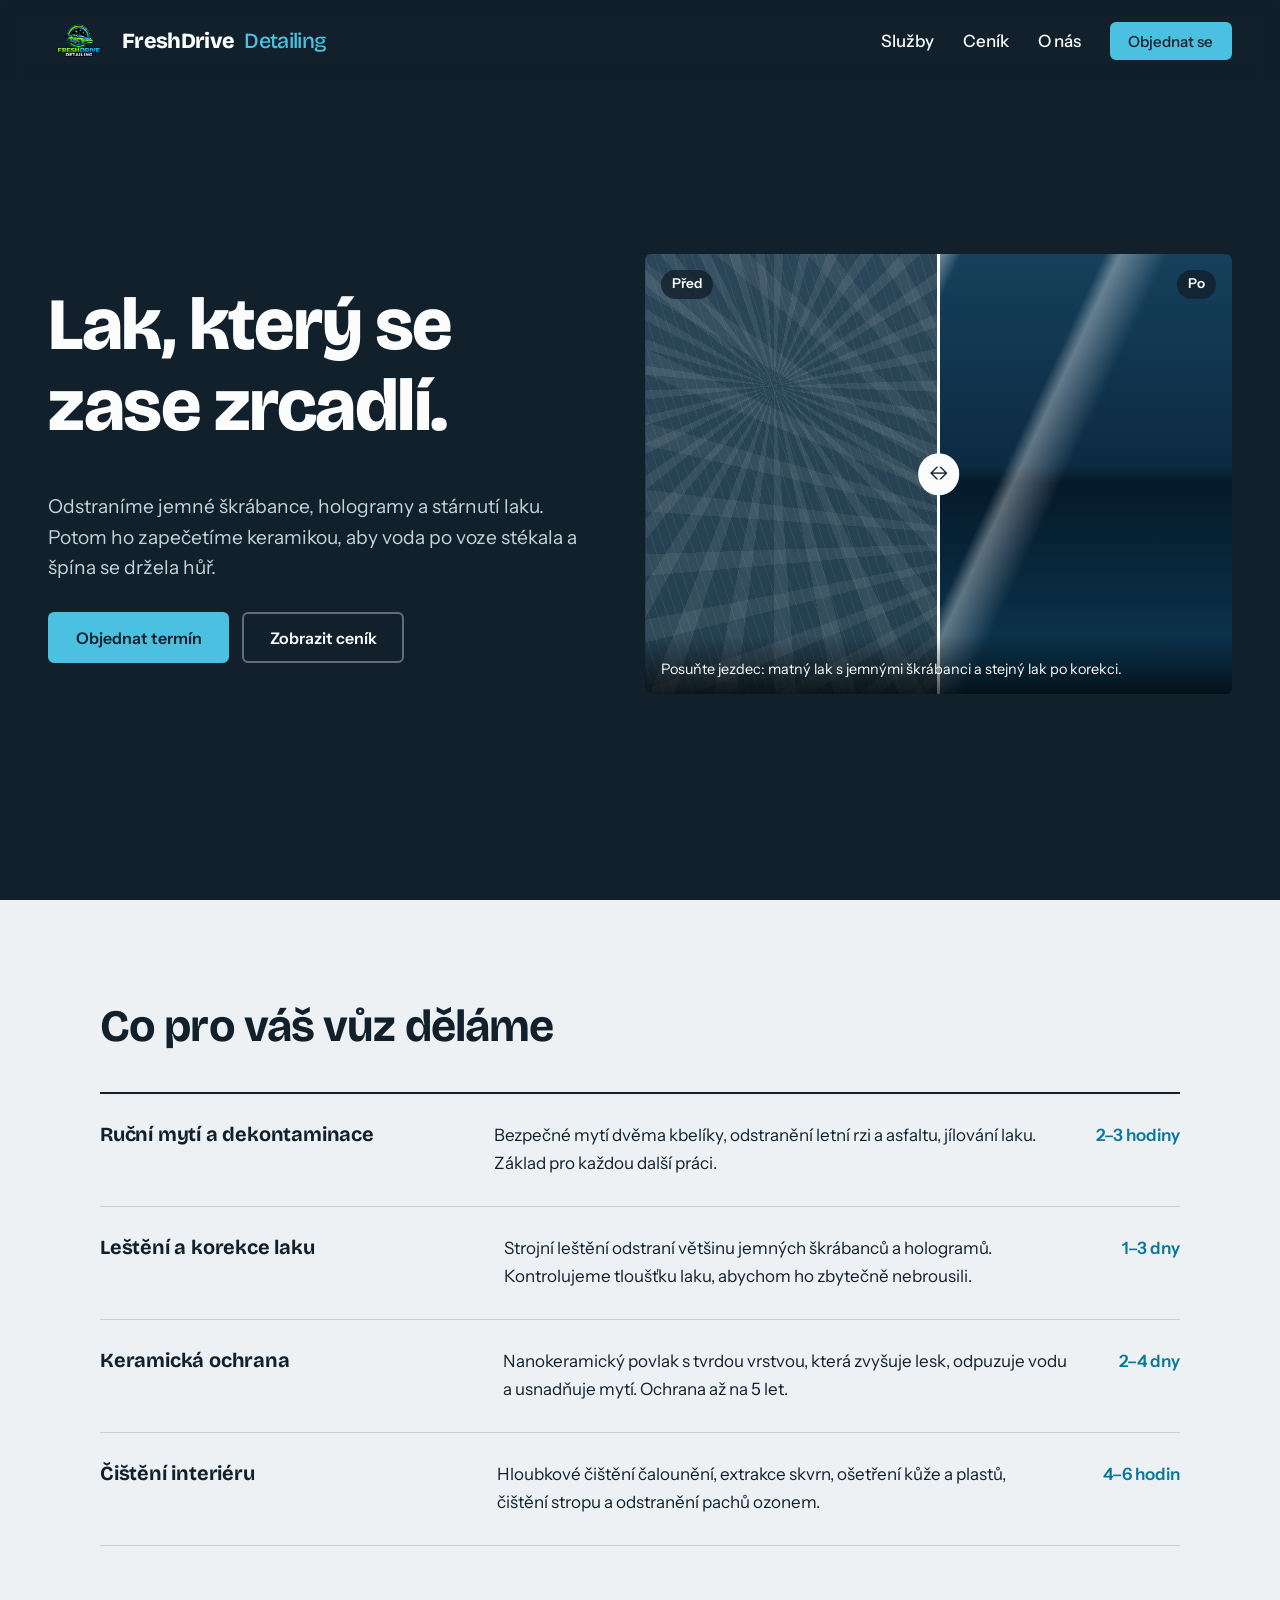
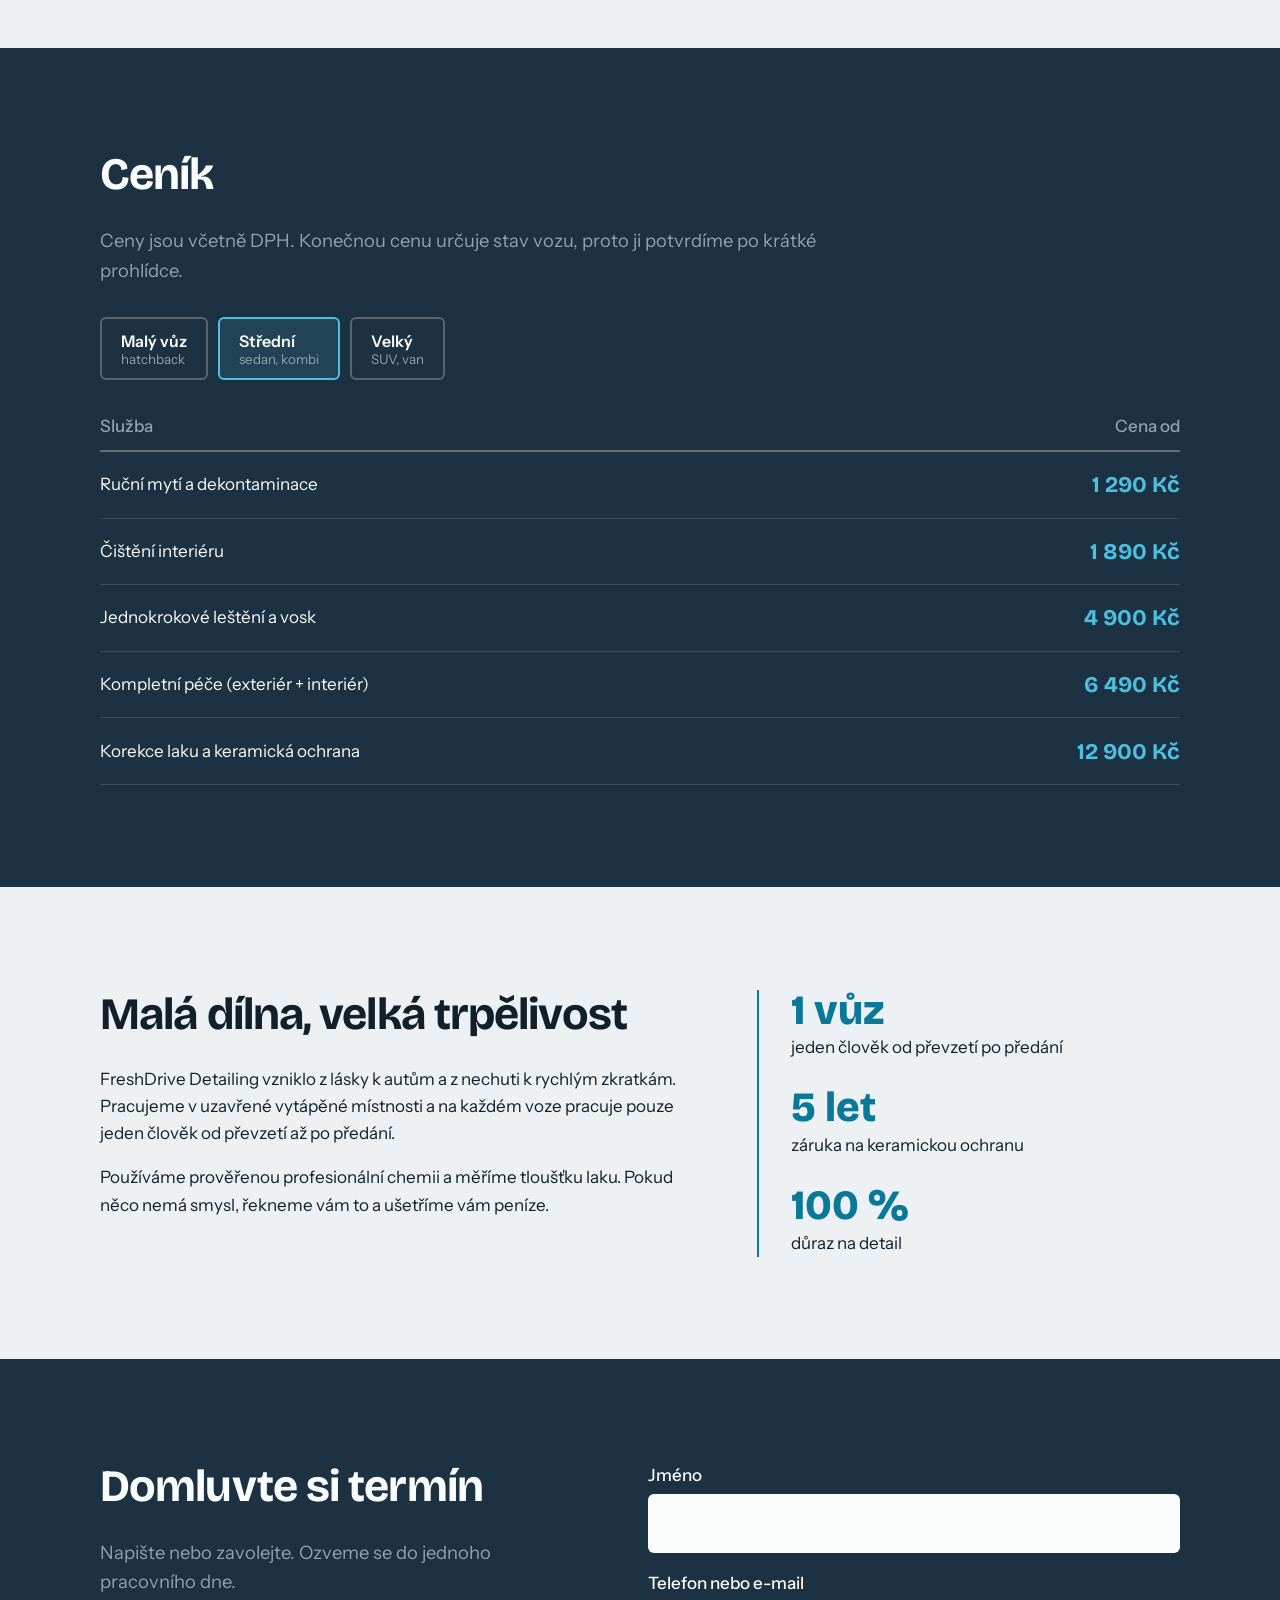
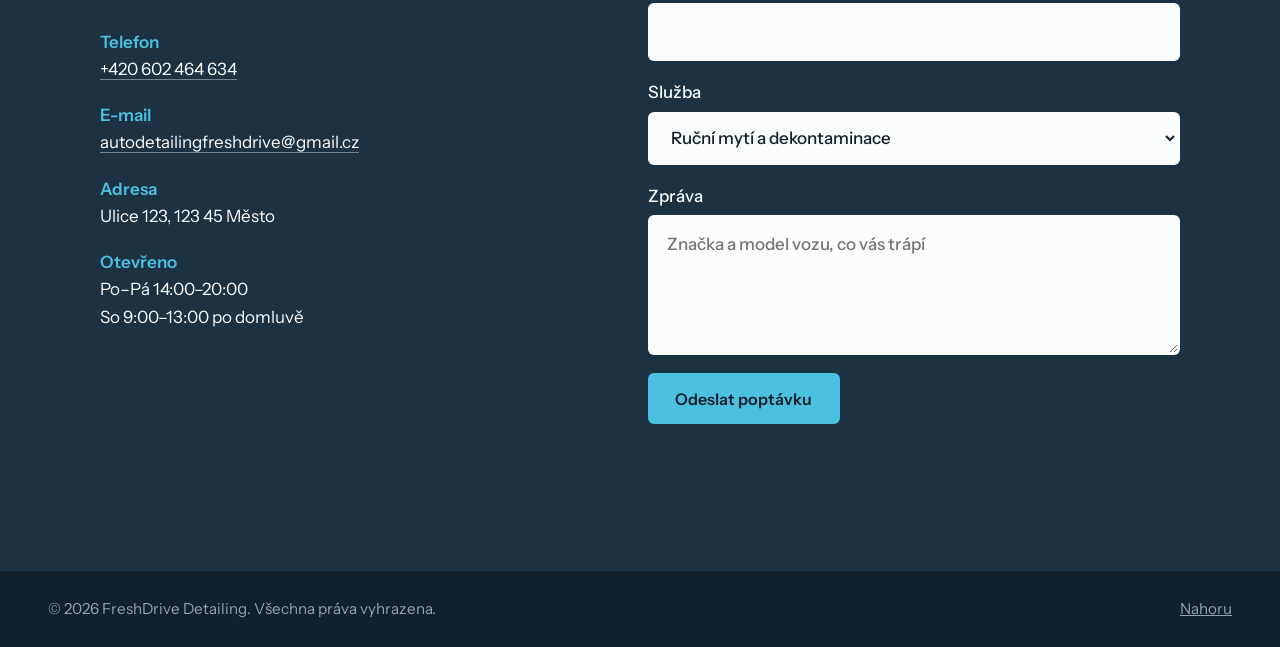
<file: index.html>
<!DOCTYPE html>
<html lang="cs">
<head>
  <meta charset="UTF-8">
  <meta name="viewport" content="width=device-width, initial-scale=1">
  <title>FreshDrive Detailing – péče o lak, interiér a keramická ochrana</title>
  <meta name="description" content="Autodetailing: leštění laku, keramická ochrana, čištění interiéru a ruční mytí. Ceník a objednání online.">
  <link rel="preconnect" href="https://fonts.googleapis.com">
  <link rel="preconnect" href="https://fonts.gstatic.com" crossorigin>
  <link href="https://fonts.googleapis.com/css2?family=Bricolage+Grotesque:opsz,wght@12..96,500;12..96,700;12..96,800&family=Instrument+Sans:wght@400;500;600&display=swap" rel="stylesheet">
  <link rel="stylesheet" href="style.css">
</head>
<body>

<header class="site-header">
  <a class="brand" href="#uvod" aria-label="FreshDrive Detailing – úvod">
    <img src="logo.png" alt="" class="brand-logo">
    <span class="brand-name">FreshDrive <strong>Detailing</strong></span>
  </a>

  <button class="nav-toggle" aria-expanded="false" aria-controls="nav" aria-label="Otevřít menu">
    Menu
  </button>

  <nav id="nav" class="nav">
    <a href="#sluzby">Služby</a>
    <a href="#cenik">Ceník</a>
    <a href="#o-nas">O nás</a>
    <a href="#kontakt" class="btn btn-small">Objednat se</a>
  </nav>
</header>

<main>
  <section id="uvod" class="hero">
    <div class="hero-text">
      <h1>Lak, který se zase zrcadlí.</h1>
      <p>Odstraníme jemné škrábance, hologramy a stárnutí laku. Potom ho zapečetíme keramikou, aby voda po voze stékala a špína se držela hůř.</p>
      <div class="hero-actions">
        <a href="#kontakt" class="btn">Objednat termín</a>
        <a href="#cenik" class="btn btn-ghost">Zobrazit ceník</a>
      </div>
    </div>

    <figure class="compare" id="compare" style="--pos:50%">
      <div class="paint paint-after" aria-hidden="true"></div>
      <div class="paint paint-before" aria-hidden="true"></div>
      <span class="tag tag-before">Před</span>
      <span class="tag tag-after">Po</span>
      <div class="handle" aria-hidden="true"></div>
      <input type="range" min="0" max="100" value="50" aria-label="Porovnání laku před a po leštění">
      <figcaption>Posuňte jezdec: matný lak s jemnými škrábanci a stejný lak po korekci.</figcaption>
    </figure>
  </section>

  <section id="sluzby" class="section light">
    <div class="wrap">
      <h2>Co pro váš vůz děláme</h2>
      <ul class="services">
        <li>
          <h3>Ruční mytí a dekontaminace</h3>
          <p>Bezpečné mytí dvěma kbelíky, odstranění letní rzi a asfaltu, jílování laku. Základ pro každou další práci.</p>
          <span class="meta">2–3 hodiny</span>
        </li>
        <li>
          <h3>Leštění a korekce laku</h3>
          <p>Strojní leštění odstraní většinu jemných škrábanců a hologramů. Kontrolujeme tloušťku laku, abychom ho zbytečně nebrousili.</p>
          <span class="meta">1–3 dny</span>
        </li>
        <li>
          <h3>Keramická ochrana</h3>
          <p>Nanokeramický povlak s tvrdou vrstvou, která zvyšuje lesk, odpuzuje vodu a usnadňuje mytí. Ochrana až na 5 let.</p>
          <span class="meta">2–4 dny</span>
        </li>
        <li>
          <h3>Čištění interiéru</h3>
          <p>Hloubkové čištění čalounění, extrakce skvrn, ošetření kůže a plastů, čištění stropu a odstranění pachů ozonem.</p>
          <span class="meta">4–6 hodin</span>
        </li>
      </ul>
    </div>
  </section>

  <section id="cenik" class="section dark">
    <div class="wrap">
      <h2>Ceník</h2>
      <p class="lead">Ceny jsou včetně DPH. Konečnou cenu určuje stav vozu, proto ji potvrdíme po krátké prohlídce.</p>

      <div class="sizes" role="tablist" aria-label="Velikost vozu">
        <button role="tab" aria-selected="false" data-size="s">Malý vůz <small>hatchback</small></button>
        <button role="tab" aria-selected="true" data-size="m">Střední <small>sedan, kombi</small></button>
        <button role="tab" aria-selected="false" data-size="l">Velký <small>SUV, van</small></button>
      </div>

      <table class="prices">
        <thead><tr><th>Služba</th><th>Cena od</th></tr></thead>
        <tbody>
          <tr data-s="990" data-m="1290" data-l="1590"><td>Ruční mytí a dekontaminace</td><td class="price"></td></tr>
          <tr data-s="1490" data-m="1890" data-l="2290"><td>Čištění interiéru</td><td class="price"></td></tr>
          <tr data-s="3900" data-m="4900" data-l="5900"><td>Jednokrokové leštění a vosk</td><td class="price"></td></tr>
          <tr data-s="5490" data-m="6490" data-l="7490"><td>Kompletní péče (exteriér + interiér)</td><td class="price"></td></tr>
          <tr data-s="9900" data-m="12900" data-l="15900"><td>Korekce laku a keramická ochrana</td><td class="price"></td></tr>
        </tbody>
      </table>
    </div>
  </section>

  <section id="o-nas" class="section light">
    <div class="wrap about">
      <div>
        <h2>Malá dílna, velká trpělivost</h2>
        <p>FreshDrive Detailing vzniklo z lásky k autům a z nechuti k rychlým zkratkám. Pracujeme v uzavřené vytápěné místnosti a na každém voze pracuje pouze jeden člověk od převzetí až po předání.</p>
        <p>Používáme prověřenou profesionální chemii a měříme tloušťku laku. Pokud něco nemá smysl, řekneme vám to a ušetříme vám peníze.</p>
      </div>
      <dl class="facts">
        <div><dt>1 vůz</dt><dd>jeden člověk od převzetí po předání</dd></div>
        <div><dt>5 let</dt><dd>záruka na keramickou ochranu</dd></div>
        <div><dt>100 %</dt><dd>důraz na detail</dd></div>
      </dl>
    </div>
  </section>

  <section id="kontakt" class="section dark">
    <div class="wrap contact">
      <div>
        <h2>Domluvte si termín</h2>
        <p class="lead">Napište nebo zavolejte. Ozveme se do jednoho pracovního dne.</p>
        <address>
          <p><strong>Telefon</strong><br><a href="tel:+420602464634">+420 602 464 634</a></p>
          <p><strong>E-mail</strong><br><a href="mailto:autodetailingfreshdrive@gmail.cz">autodetailingfreshdrive@gmail.cz</a></p>
          <p><strong>Adresa</strong><br>Ulice 123, 123 45 Město</p>
          <p><strong>Otevřeno</strong><br>Po–Pá 14:00–20:00<br>So 9:00–13:00 po domluvě</p>
        </address>
      </div>

      <form id="form" novalidate>
        <label>Jméno
          <input type="text" name="jmeno" autocomplete="name" required>
        </label>
        <label>Telefon nebo e-mail
          <input type="text" name="kontakt" autocomplete="tel" required>
        </label>
        <label>Služba
          <select name="sluzba">
            <option>Ruční mytí a dekontaminace</option>
            <option>Čištění interiéru</option>
            <option>Leštění laku</option>
            <option>Keramická ochrana</option>
            <option>Nevím, poraďte mi</option>
          </select>
        </label>
        <label>Zpráva
          <textarea name="zprava" rows="4" placeholder="Značka a model vozu, co vás trápí"></textarea>
        </label>
        <button type="submit" class="btn">Odeslat poptávku</button>
        <p class="form-msg" role="status" aria-live="polite"></p>
      </form>
    </div>
  </section>
</main>

<footer class="footer">
  <p>© <span id="year"></span> FreshDrive Detailing. Všechna práva vyhrazena.</p>
  <a href="#uvod">Nahoru</a>
</footer>

<script src="script.js"></script>
</body>
</html>
</file>
<file: style.css>
:root {
  --ink: #12202b;
  --steel: #1c3142;
  --paper: #edf1f3;
  --white: #fbfcfc;
  --water: #4cc0e0;
  --water-deep: #0a7898;
  --muted: #8fa3b0;
  --radius: 6px;
  --font-head: "Bricolage Grotesque", "Segoe UI", system-ui, sans-serif;
  --font-body: "Instrument Sans", "Segoe UI", system-ui, sans-serif;
}

*, *::before, *::after { box-sizing: border-box; }

html {
  scroll-behavior: smooth;
  scroll-padding-top: 86px;
}

body {
  margin: 0;
  font-family: var(--font-body);
  font-size: 1.0625rem;
  line-height: 1.6;
  color: var(--ink);
  background: var(--paper);
}

h1, h2, h3 {
  font-family: var(--font-head);
  line-height: 1.1;
  margin: 0 0 .6em;
  letter-spacing: -.02em;
}

h1 { font-size: clamp(2.6rem, 6vw, 4.6rem); font-weight: 800; }
h2 { font-size: clamp(1.9rem, 4vw, 2.8rem); font-weight: 700; }
h3 { font-size: 1.25rem; font-weight: 700; letter-spacing: -.01em; }

p { margin: 0 0 1em; max-width: 62ch; }
a { color: inherit; }
:focus-visible { outline: 3px solid var(--water); outline-offset: 3px; }

/* Tlačítka */
.btn {
  display: inline-block;
  padding: .85em 1.6em;
  background: var(--water);
  color: var(--ink);
  font: 600 1rem var(--font-body);
  text-decoration: none;
  border: 2px solid var(--water);
  border-radius: var(--radius);
  cursor: pointer;
  transition: background .2s, color .2s, border-color .2s;
}

.btn:hover {
  background: transparent;
  color: var(--water);
}

.btn-ghost {
  background: transparent;
  color: var(--white);
  border-color: rgba(255,255,255,.35);
}

.btn-ghost:hover { border-color: var(--water); }
.btn-small { padding: .5em 1.1em; font-size: .95rem; }

/* Hlavička */
.site-header {
  position: fixed;
  inset: 0 0 auto 0;
  z-index: 10;
  display: flex;
  align-items: center;
  justify-content: space-between;
  gap: 2rem;
  padding: .65rem clamp(1.2rem, 4vw, 3rem);
  background: rgba(18, 32, 43, .94);
  backdrop-filter: blur(8px);
  color: var(--white);
}

.brand {
  display: inline-flex;
  align-items: center;
  gap: .75rem;
  min-width: 0;
  color: var(--white);
  text-decoration: none;
}

.brand-logo {
  display: block;
  width: 62px;
  height: 62px;
  object-fit: contain;
  flex: 0 0 62px;
}

.brand-name {
  font: 800 1.35rem/1 var(--font-head);
  letter-spacing: -.03em;
  white-space: nowrap;
}

.brand-name strong {
  color: var(--water);
  font-weight: 500;
  margin-left: .25em;
}

.nav {
  display: flex;
  align-items: center;
  gap: 1.8rem;
}

.nav a {
  text-decoration: none;
  font-weight: 500;
}

.nav a:not(.btn):hover { color: var(--water); }
.nav .btn:hover { color: var(--water); }

.nav-toggle {
  display: none;
  background: none;
  color: inherit;
  border: 1px solid rgba(255,255,255,.35);
  border-radius: var(--radius);
  padding: .4em .9em;
  font: 500 .95rem var(--font-body);
  cursor: pointer;
}

/* Úvod */
.hero {
  min-height: 100vh;
  display: grid;
  grid-template-columns: 1fr 1.1fr;
  align-items: center;
  gap: clamp(2rem, 5vw, 5rem);
  padding: 7rem clamp(1.2rem, 4vw, 3rem) 4rem;
  background: var(--ink);
  color: var(--white);
}

.hero-text { animation: rise .8s ease-out both; }
.hero-text p { font-size: 1.2rem; color: #c6d3db; }
.hero-actions { display: flex; flex-wrap: wrap; gap: .8rem; margin-top: 1.8rem; }

@keyframes rise {
  from { opacity: 0; transform: translateY(18px); }
  to { opacity: 1; transform: translateY(0); }
}

/* Porovnání před/po */
.compare {
  position: relative;
  margin: 0;
  aspect-ratio: 4 / 3;
  border-radius: var(--radius);
  overflow: hidden;
  background: #000;
}

.paint { position: absolute; inset: 0; }

.paint-after {
  background:
    linear-gradient(115deg, transparent 30%, rgba(255,255,255,.85) 34%, rgba(255,255,255,0) 40%),
    linear-gradient(115deg, transparent 58%, rgba(255,255,255,.35) 60%, transparent 66%),
    linear-gradient(180deg, #16405c 0%, #0c2b42 48%, #061a2a 52%, #0d3a55 100%);
}

.paint-before {
  clip-path: inset(0 calc(100% - var(--pos)) 0 0);
  background:
    repeating-conic-gradient(from 0deg at 22% 30%, rgba(255,255,255,.07) 0 4deg, transparent 4deg 11deg),
    repeating-conic-gradient(from 40deg at 70% 65%, rgba(255,255,255,.06) 0 3deg, transparent 3deg 9deg),
    repeating-linear-gradient(72deg, rgba(255,255,255,.05) 0 1px, transparent 1px 9px),
    linear-gradient(180deg, #2b4658 0%, #24404f 100%);
}

.tag {
  position: absolute;
  top: 1rem;
  padding: .25em .8em;
  font-size: .85rem;
  font-weight: 600;
  background: rgba(18,32,43,.8);
  color: var(--white);
  border-radius: 99px;
}

.tag-before { left: 1rem; }
.tag-after { right: 1rem; }

.handle {
  position: absolute;
  top: 0;
  bottom: 0;
  left: var(--pos);
  width: 3px;
  margin-left: -1.5px;
  background: var(--white);
}

.handle::after {
  content: "\2194";
  position: absolute;
  top: 50%;
  left: 50%;
  transform: translate(-50%, -50%);
  width: 2.6rem;
  height: 2.6rem;
  display: grid;
  place-items: center;
  background: var(--white);
  color: var(--ink);
  border-radius: 50%;
  font-size: 1.2rem;
}

.compare input[type="range"] {
  position: absolute;
  inset: 0;
  width: 100%;
  height: 100%;
  margin: 0;
  opacity: 0;
  cursor: ew-resize;
}

.compare:focus-within .handle::after {
  outline: 3px solid var(--water);
  outline-offset: 2px;
}

.compare figcaption {
  position: absolute;
  left: 0;
  right: 0;
  bottom: 0;
  padding: 1.4rem 1rem .8rem;
  font-size: .9rem;
  background: linear-gradient(transparent, rgba(0,0,0,.7));
  pointer-events: none;
}

/* Sekce */
.section {
  padding: clamp(4rem, 8vw, 7rem) clamp(1.2rem, 4vw, 3rem);
}

.section.light { background: var(--paper); }
.section.dark { background: var(--steel); color: var(--white); }
.wrap { max-width: 1080px; margin: 0 auto; }
.lead { font-size: 1.15rem; color: var(--muted); }

/* Služby */
.services {
  list-style: none;
  margin: 2.5rem 0 0;
  padding: 0;
  border-top: 2px solid var(--ink);
}

.services li {
  display: grid;
  grid-template-columns: 1fr 1.6fr auto;
  gap: 1rem 3rem;
  align-items: baseline;
  padding: 1.8rem 0;
  border-bottom: 1px solid #c4d0d7;
}

.services h3, .services p { margin: 0; }
.meta { font-weight: 600; color: var(--water-deep); white-space: nowrap; }

/* Ceník */
.sizes {
  display: flex;
  flex-wrap: wrap;
  gap: .6rem;
  margin: 2rem 0 1.5rem;
}

.sizes button {
  padding: .7em 1.2em;
  font: 600 1rem var(--font-body);
  color: var(--white);
  background: transparent;
  border: 2px solid rgba(255,255,255,.25);
  border-radius: var(--radius);
  cursor: pointer;
  text-align: left;
}

.sizes button small {
  display: block;
  font-weight: 400;
  color: var(--muted);
}

.sizes button[aria-selected="true"] {
  border-color: var(--water);
  background: rgba(76,192,224,.12);
}

.prices { width: 100%; border-collapse: collapse; }
.prices th {
  text-align: left;
  font-weight: 500;
  color: var(--muted);
  padding: .6rem 0;
  border-bottom: 2px solid rgba(255,255,255,.3);
}

.prices th:last-child,
.prices td:last-child { text-align: right; }

.prices td {
  padding: 1.2rem 0;
  border-bottom: 1px solid rgba(255,255,255,.14);
}

.price {
  font: 700 1.4rem var(--font-head);
  color: var(--water);
  white-space: nowrap;
}

/* O nás */
.about {
  display: grid;
  grid-template-columns: 1.4fr 1fr;
  gap: 4rem;
  align-items: start;
}

.facts {
  margin: 0;
  display: grid;
  gap: 1.6rem;
  padding-left: 2rem;
  border-left: 2px solid var(--water-deep);
}

.facts dt {
  font: 800 2.6rem/1 var(--font-head);
  color: var(--water-deep);
}

.facts dd { margin: .2rem 0 0; }

/* Kontakt */
.contact {
  display: grid;
  grid-template-columns: 1fr 1.1fr;
  gap: 4rem;
}

address { font-style: normal; margin-top: 2rem; }
address p { margin-bottom: 1.2rem; }
address strong { color: var(--water); font-weight: 600; }

address a {
  text-decoration: none;
  border-bottom: 1px solid rgba(255,255,255,.4);
}

form {
  display: grid;
  gap: 1.1rem;
  align-content: start;
}

label {
  display: grid;
  gap: .35rem;
  font-weight: 500;
}

input, select, textarea {
  width: 100%;
  padding: .8em 1em;
  font: inherit;
  color: var(--ink);
  background: var(--white);
  border: 2px solid transparent;
  border-radius: var(--radius);
}

input.invalid,
textarea.invalid,
select.invalid { border-color: #ff8a80; }

form .btn { justify-self: start; }
.form-msg {
  margin: 0;
  min-height: 1.6em;
  color: var(--water);
  font-weight: 500;
}

/* Patička */
.footer {
  display: flex;
  justify-content: space-between;
  gap: 1rem;
  flex-wrap: wrap;
  padding: 1.6rem clamp(1.2rem, 4vw, 3rem);
  background: var(--ink);
  color: var(--muted);
  font-size: .95rem;
}

.footer p { margin: 0; }

/* Mobil */
@media (max-width: 860px) {
  .site-header { padding-top: .55rem; padding-bottom: .55rem; }

  .brand-logo {
    width: 52px;
    height: 52px;
    flex-basis: 52px;
  }

  .brand-name { font-size: 1.1rem; }

  .nav-toggle { display: block; }

  .nav {
    position: absolute;
    top: 100%;
    left: 0;
    right: 0;
    flex-direction: column;
    align-items: stretch;
    gap: 0;
    padding: .5rem clamp(1.2rem, 4vw, 3rem) 1.2rem;
    background: var(--ink);
    display: none;
  }

  .nav.open { display: flex; }
  .nav a { padding: .8rem 0; }
  .nav .btn { text-align: center; margin-top: .6rem; }

  .hero, .about, .contact { grid-template-columns: 1fr; }
  .hero { min-height: auto; }

  .services li {
    grid-template-columns: 1fr;
    gap: .5rem;
  }

  .facts { padding-left: 1.2rem; }
}

@media (max-width: 520px) {
  .brand-name { font-size: .95rem; }
  .brand-logo { width: 46px; height: 46px; flex-basis: 46px; }
  .hero { padding-top: 6.5rem; }
}

@media (prefers-reduced-motion: reduce) {
  html { scroll-behavior: auto; }
  .hero-text { animation: none; }
  .btn { transition: none; }
}
</file>
